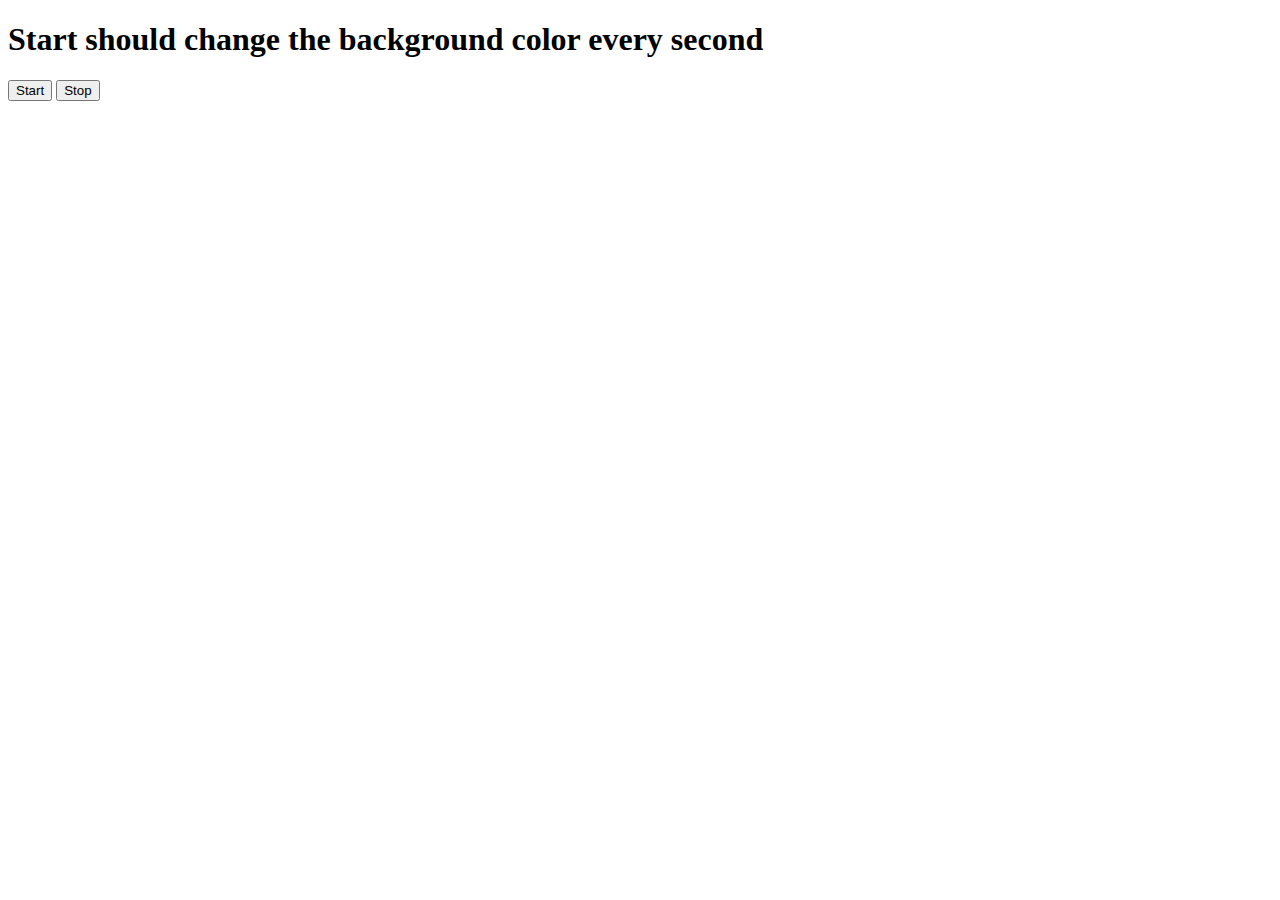
<file: Colorgenerator/index.html>
<!DOCTYPE html>
<html lang="en">

<head>
    <meta charset="UTF-8">
    <meta name="viewport" content="width=device-width, initial-scale=1.0">
    
    <title>Document</title>
</head>

<body>
    <h1>Start should change the background color every second </h1>
    <button id="start">Start</button>
    <button id="stop">Stop</button>
    <script src="script.js"></script>
</body>
</html>
</file>
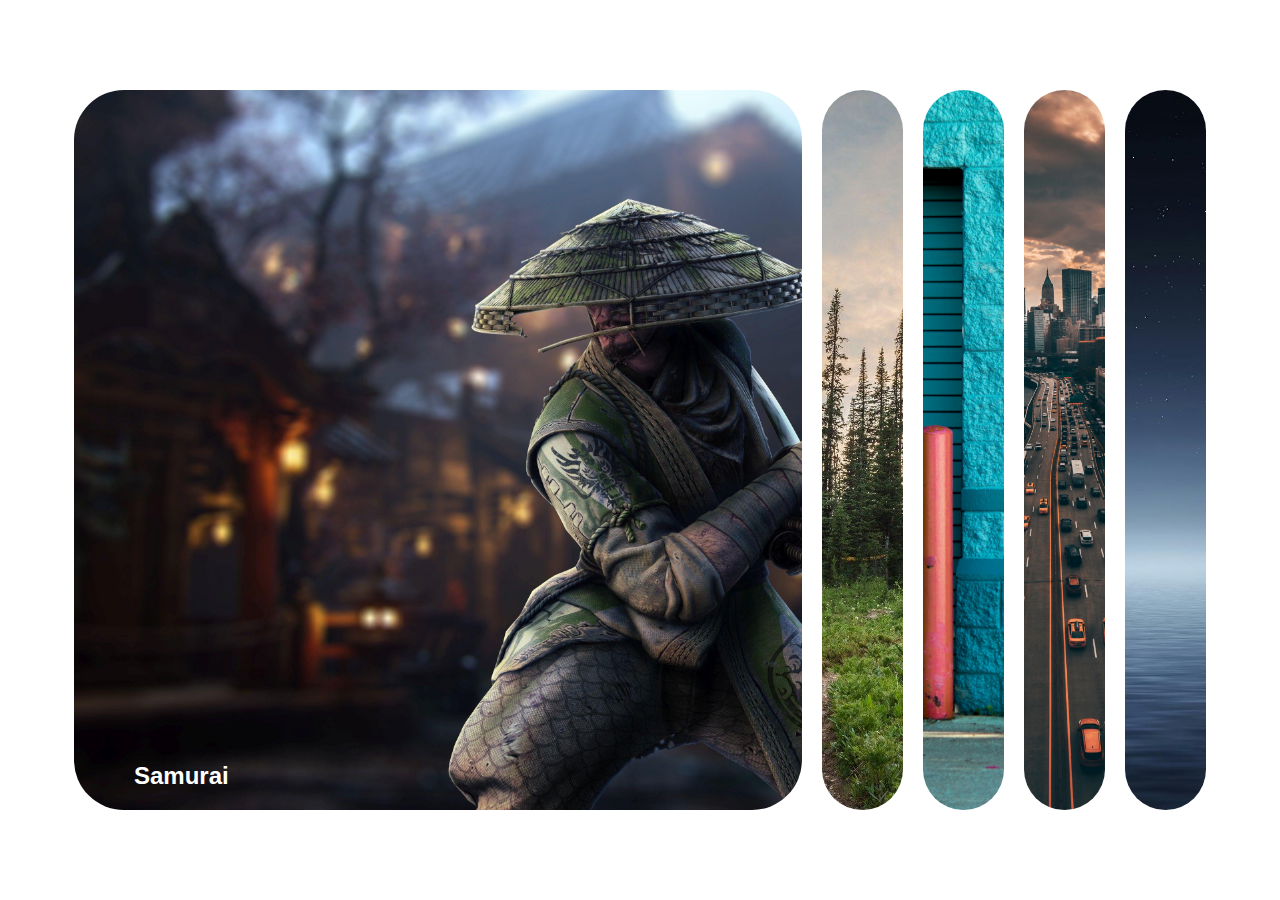
<file: Expanding Cards/index.html>
<!DOCTYPE html>
<html lang="en">
<head>
    <meta charset="UTF-8">
    <meta name="viewport" content="width=device-width, initial-scale=1.0">
    <link rel="stylesheet" href="style.css">
    <title>Expanding cards</title>
</head>
<body>
    <div class="container">
        <div class="panel active " style="background-image:url(./Images/samurai.jpg);">
            <h3>Samurai</h3>
        </div>
        <div class="panel " style="background-image:url(./Images/camp.jpg);">
            <h3>Camp</h3>
        </div>
        <div class="panel " style="background-image:url(./Images/wall.jpg);">
            <h3>Wall</h3>
        </div>
        <div class="panel " style="background-image:url(./Images/road.jpg);">
            <h3>Road</h3>
        </div>
        <div class="panel " style="background-image:url(./Images/balloon.jpg);">
            <h3>Balloon</h3>
        </div>
    </div>

<script src="scripts.js"></script>
    
</body>
</html>
</file>
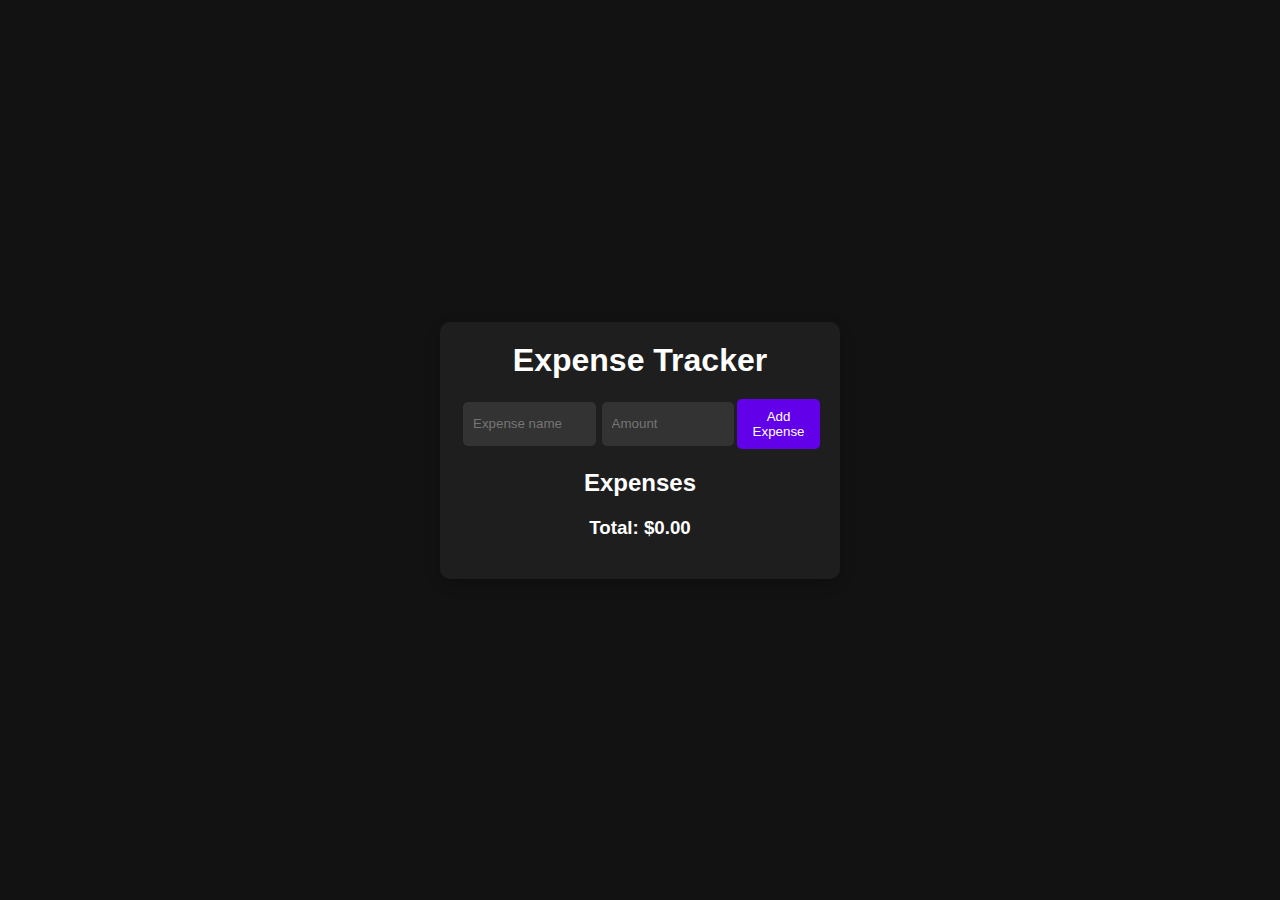
<file: Expense/index.html>
<!DOCTYPE html>
<html lang="en">
  <head>
    <meta charset="UTF-8" />
    <meta name="viewport" content="width=device-width, initial-scale=1.0" />
    <title>Expense Tracker</title>
    <link rel="stylesheet" href="styles.css" />
  </head>
  <body>
    <div class="container">
      <h1>Expense Tracker</h1>
      <form id="expense-form">
        <input
          type="text"
          id="expense-name"
          placeholder="Expense name"
          required
        />
        <input
          type="number"
          id="expense-amount"
          placeholder="Amount"
          required
        />
        <button type="submit">Add Expense</button>
      </form>

      <h2>Expenses</h2>
      <ul id="expense-list">
        <!-- Expenses will be dynamically added here -->
      </ul>

      <div id="total">
        <h3>Total: $<span id="total-amount">0.00</span></h3>
      </div>
    </div>
    <script src="chai.js"></script>
  </body>
</html>
</file>
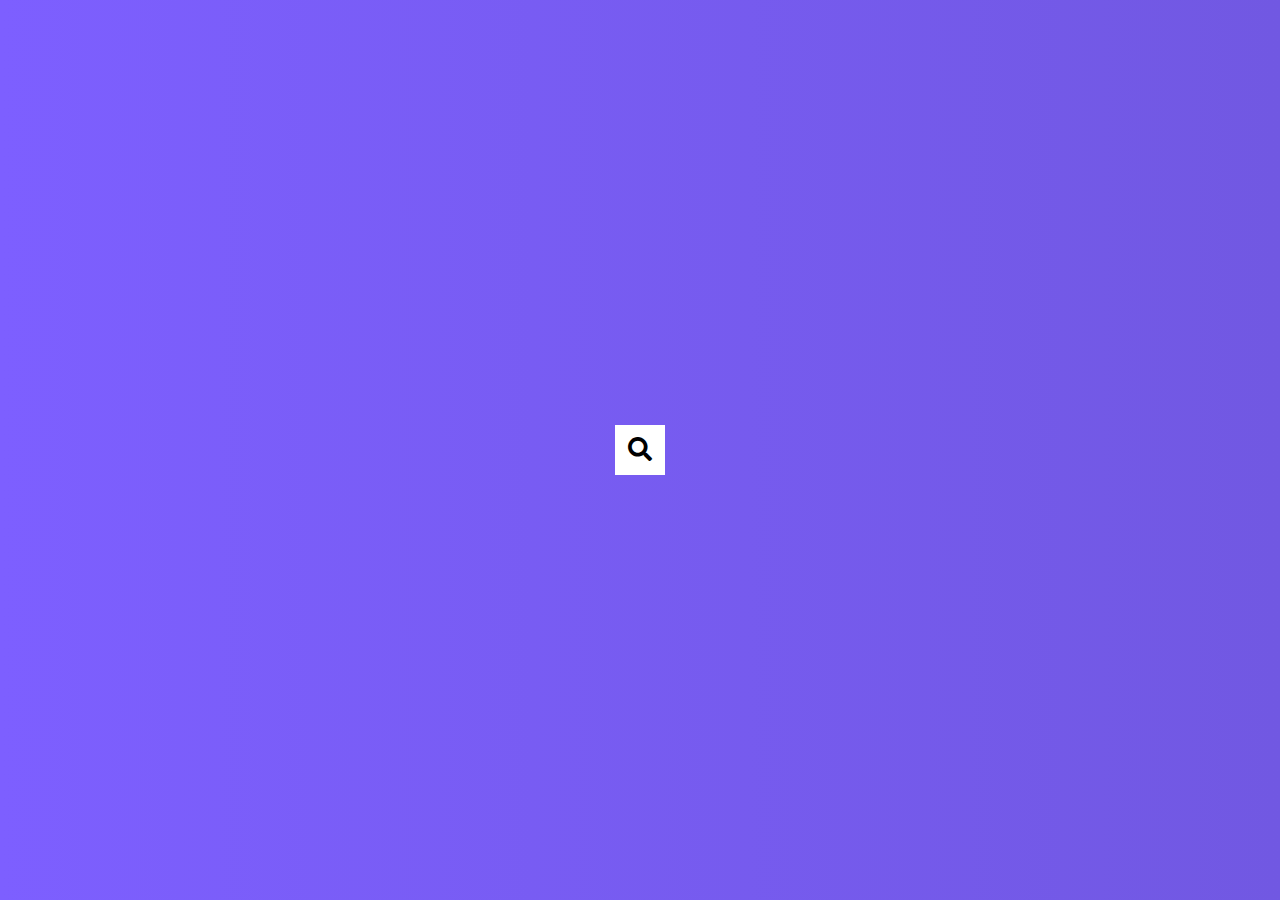
<file: Hidden widget/index.html>
<!DOCTYPE html>
<html lang="en">
<head>
    <meta charset="UTF-8">
    
    <link rel="stylesheet" href="style.css">
    <link rel="stylesheet" href="https://cdnjs.cloudflare.com/ajax/libs/font-awesome/5.15.4/css/all.min.css" integrity="sha512-1ycn6IcaQQ40/MKBW2W4Rhis/DbILU74C1vSrLJxCq57o941Ym01SwNsOMqvEBFlcgUa6xLiPY/NS5R+E6ztJQ==" crossorigin="anonymous" referrerpolicy="no-referrer" />
    <title>Hidden widget</title>
</head>
<body>
    <div class="search ">
        <input type="text" class="input" placeholder="Search...">
        <button class="btn">
            <i class="fa fa-search"></i>
        </button>
    </div>
    <script src="script.js"></script>
</body>
</html>
</file>
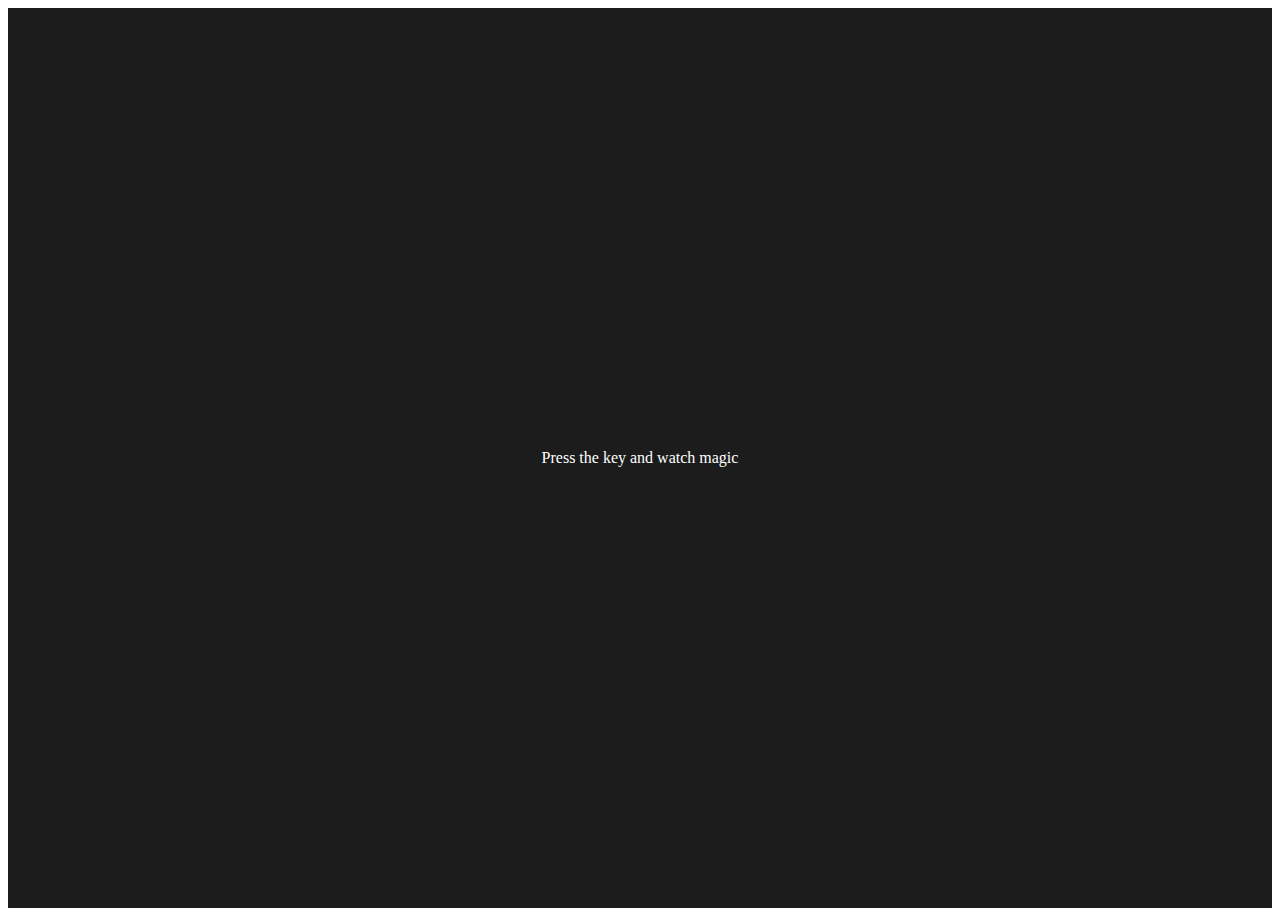
<file: keyboard/index.html>
<!DOCTYPE html>
<html lang="en">
<head>
    <meta charset="UTF-8">
    <meta name="viewport" content="width=device-width, initial-scale=1.0">
    <link rel="stylesheet" href="style.css">
    <title>Document</title>
</head>
<body>
    <div class="project">
        <div id="insert">
            <div class="key">Press the key and watch magic</div>
        </div>
    </div>
    <script src="keyboard.js"></script>
</body>
</html>
</file>
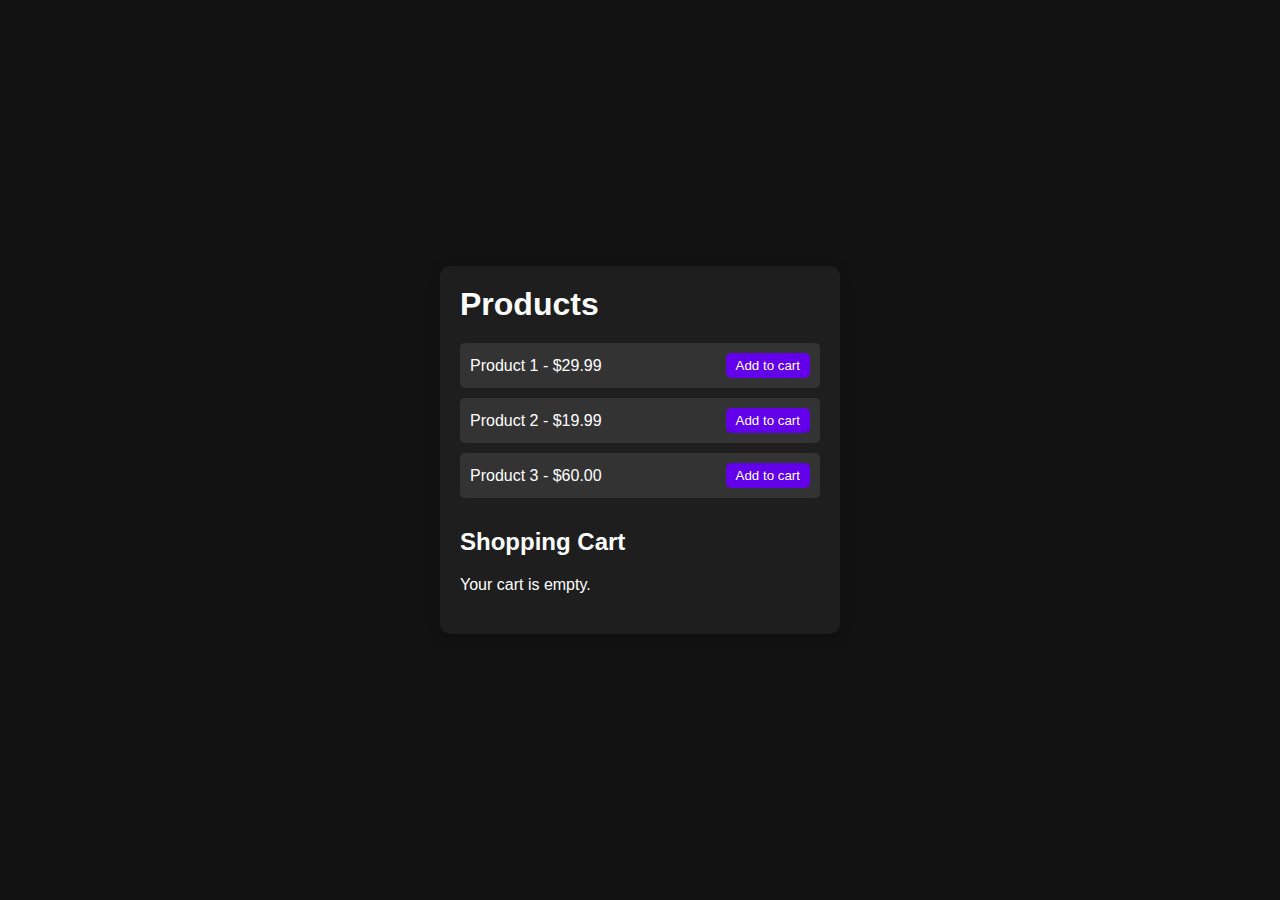
<file: Product-Cart/index.html>
<!DOCTYPE html>
<html lang="en">
  <head>
    <meta charset="UTF-8" />
    <meta name="viewport" content="width=device-width, initial-scale=1.0" />
    <title>Simple E-Commerce</title>
    <link rel="stylesheet" href="styles.css" />
  </head>
  <body>
    <div class="container">
      <h1>Products</h1>
      <div id="product-list">
        <!-- Products will be dynamically added here by JavaScript -->
      </div>

      <h2>Shopping Cart</h2>
      <div id="cart-items">
        <p id="empty-cart">Your cart is empty.</p>
      </div>
      <div id="cart-total" class="hidden">
        <p>Total: <span id="total-price">$0.00</span></p>
        <button id="checkout-btn">Checkout</button>
      </div>
    </div>

    <script src="script.js"></script>
  </body>
</html>
</file>
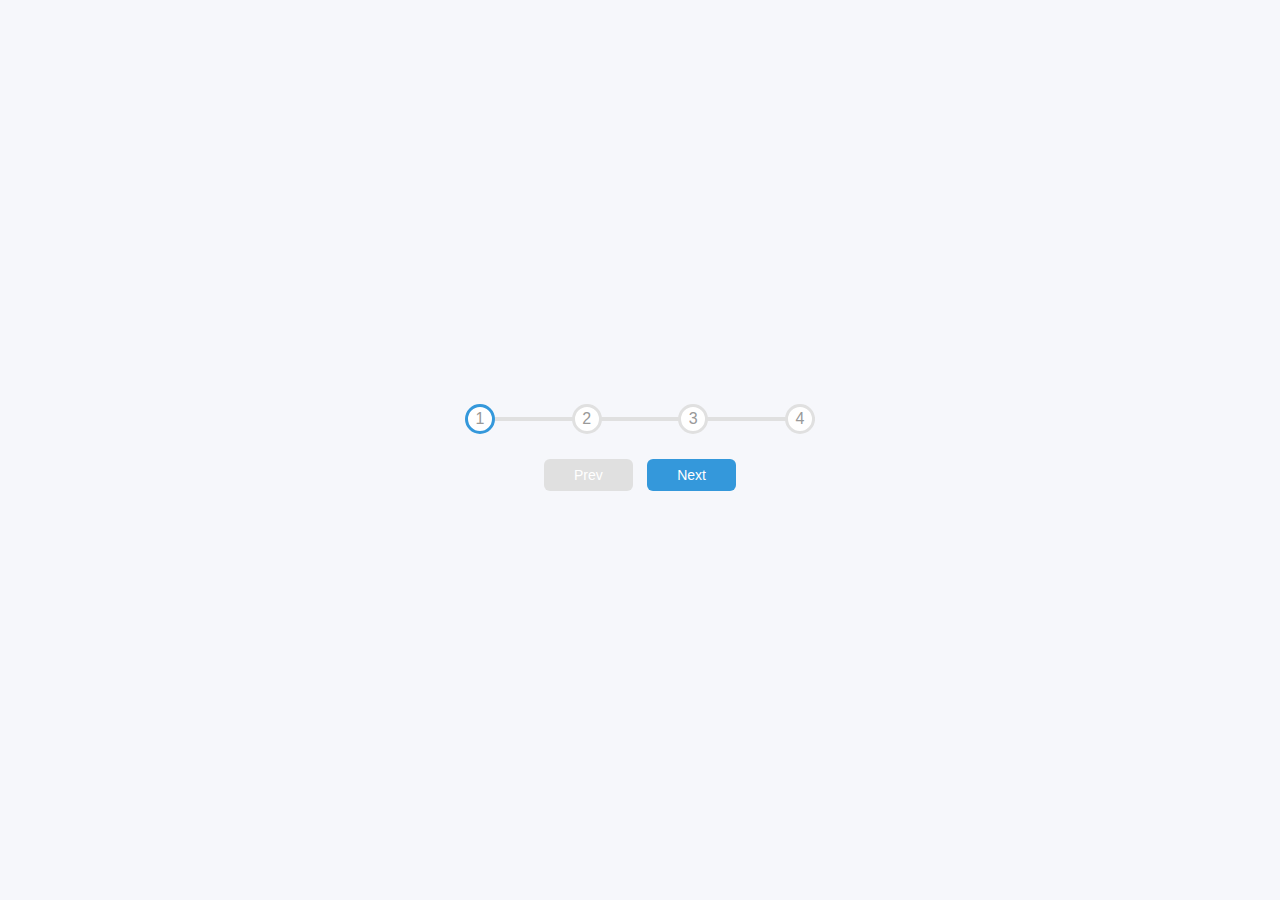
<file: Progress Steps/index.html>
<!DOCTYPE html>
<html lang="en">
  <head>
    <meta charset="UTF-8" />
    <meta name="viewport" content="width=device-width, initial-scale=1.0" />
    <link rel="stylesheet" href="style.css" />
    <title>Progess Steps</title>
  </head>
  <body>
    <div class="container">
      <div class="progress-container">
        <div class="progress" id="progress"></div>
        <div class="circle active">1</div>
        <div class="circle">2</div>
        <div class="circle">3</div>
        <div class="circle">4</div>
      </div>
      <button class="btn" id="prev" disabled>Prev</button>
      <button class="btn" id="next">Next</button>
    </div>
    <script src="script.js"></script>
  </body>
</html>
</file>
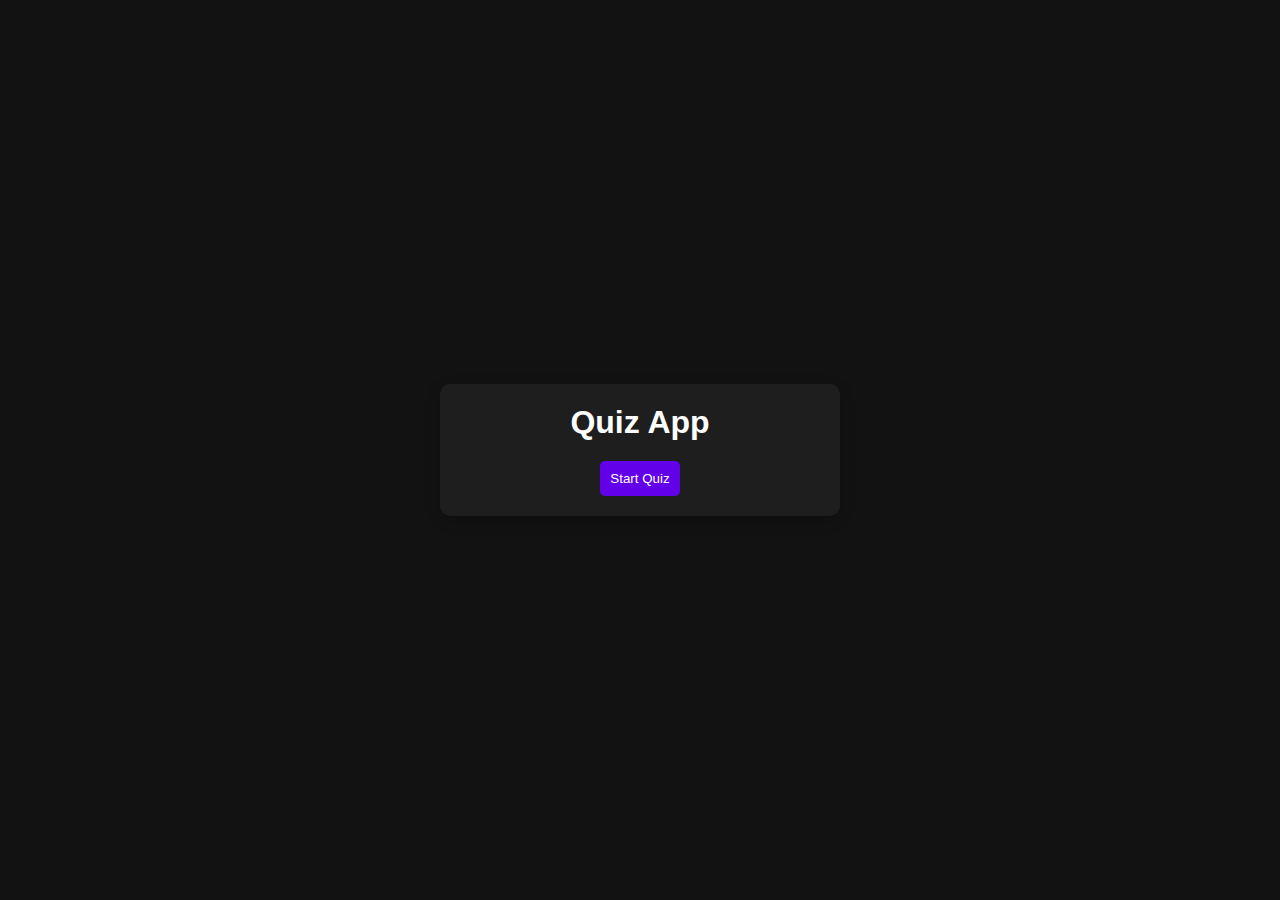
<file: Quiz/index.html>
<!DOCTYPE html>
<html lang="en">
  <head>
    <meta charset="UTF-8" />
    <meta name="viewport" content="width=device-width, initial-scale=1.0" />
    <title>Quiz App</title>
    <link rel="stylesheet" href="styles.css" />
  </head>
  <body>
    <div class="container">
      <h1>Quiz App</h1>
      <div id="quiz-container">
        <div id="question-container" class="hidden">
          <h2 id="question-text"></h2>
          <ul id="choices-list">
            <!-- Choices will be added dynamically here -->
          </ul>
          <button id="next-btn" class="hidden">Next Question</button>
        </div>
        <div id="result-container" class="hidden">
          <h2>Your Score:</h2>
          <p id="score"></p>
          <button id="restart-btn">Restart Quiz</button>
        </div>
        <button id="start-btn">Start Quiz</button>
      </div>
    </div>
    <script src="chai.js"></script>
  </body>
</html>
</file>
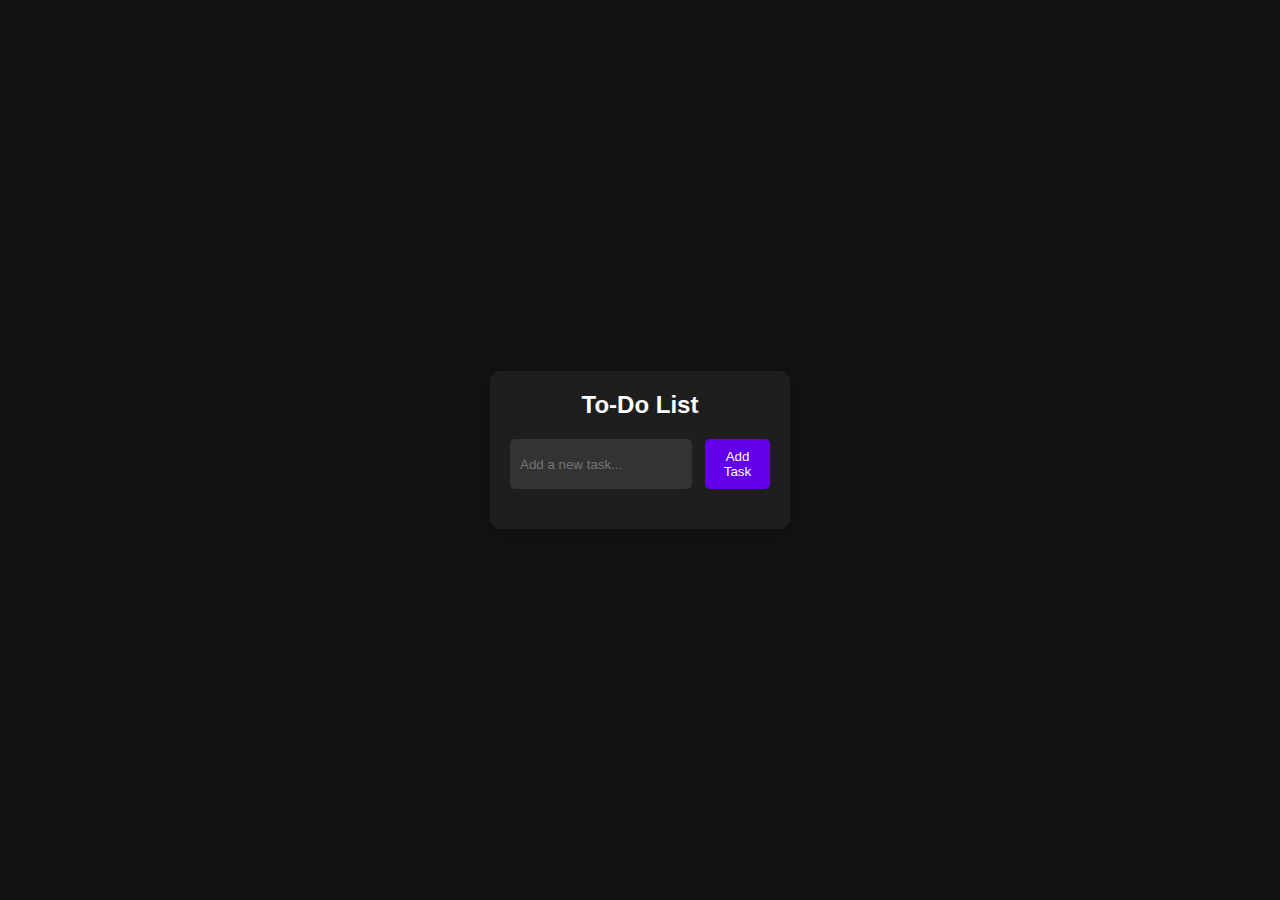
<file: Todo-List/index.html>
<!DOCTYPE html>
<html lang="en">
  <head>
    <meta charset="UTF-8" />
    <meta name="viewport" content="width=device-width, initial-scale=1.0" />
    <title>Dark Mode To-Do List</title>
    <link rel="stylesheet" href="styles.css" />
  </head>
  <body>
    <div class="container">
      <h1>To-Do List</h1>
      <div class="input-container">
        <input type="text" id="todo-input" placeholder="Add a new task..." />
        <button id="add-task-btn">Add Task</button>
      </div>
      <ul id="todo-list"></ul>
    </div>
    <!-- <script src="script.js"></script> -->
     <script src="chai.js"></script>
  </body>
</html>
</file>
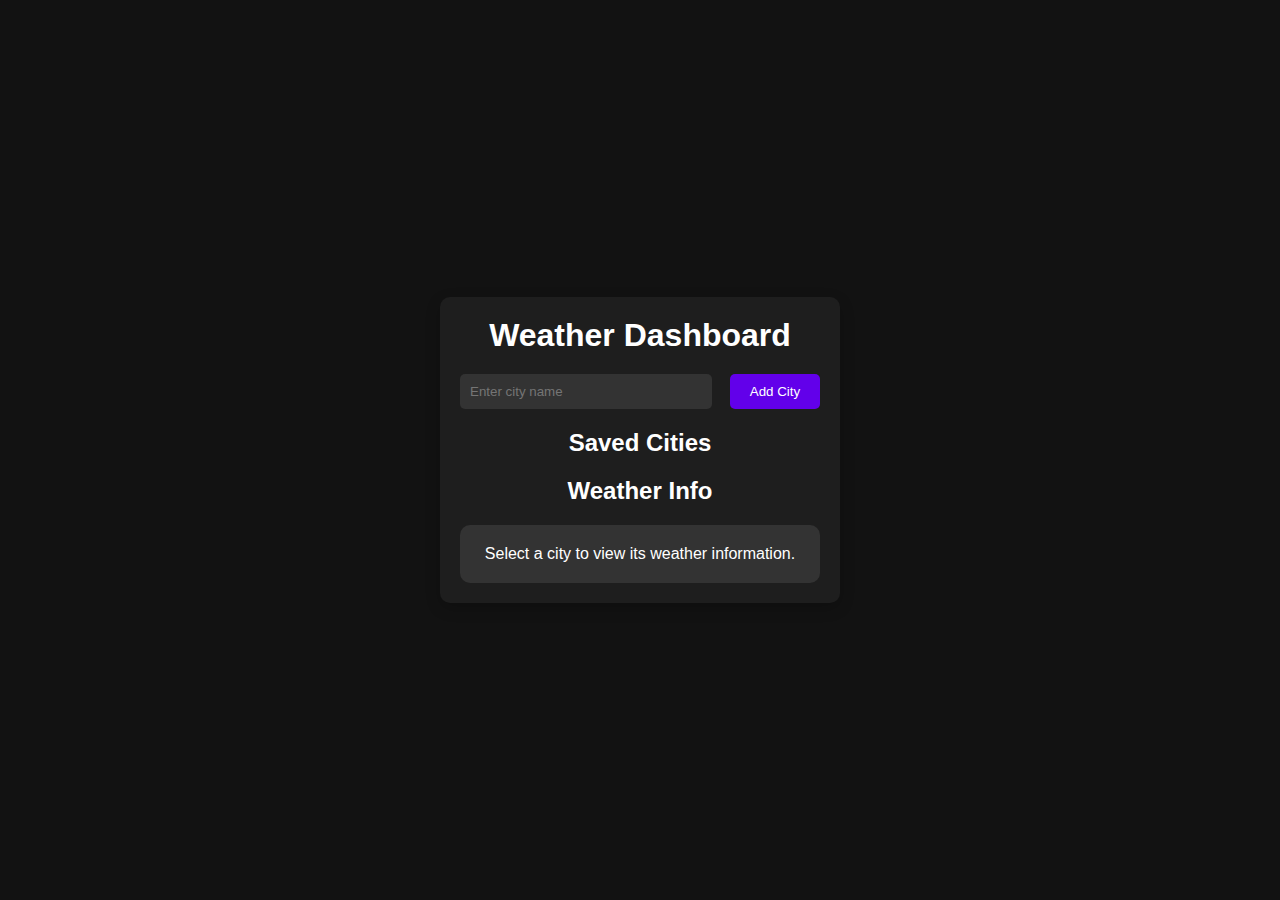
<file: Weather-DashBoard/index.html>
<!DOCTYPE html>
<html lang="en">
  <head>
    <meta charset="UTF-8" />
    <meta name="viewport" content="width=device-width, initial-scale=1.0" />
    <title>Weather Dashboard</title>
    <link rel="stylesheet" href="styles.css" />
  </head>
  <body>
    <div class="container">
      <h1>Weather Dashboard</h1>
      <div class="input-container">
        <input type="text" id="city-input" placeholder="Enter city name" />
        <button id="add-city-btn">Add City</button>
      </div>

      <h2>Saved Cities</h2>
      <ul id="city-list">
        <!-- Cities will be dynamically added here -->
      </ul>

      <h2>Weather Info</h2>
      <div id="weather-container">
        <p>Select a city to view its weather information.</p>
      </div>
    </div>
    <script src="script.js"></script>
  </body>
</html>
</file>
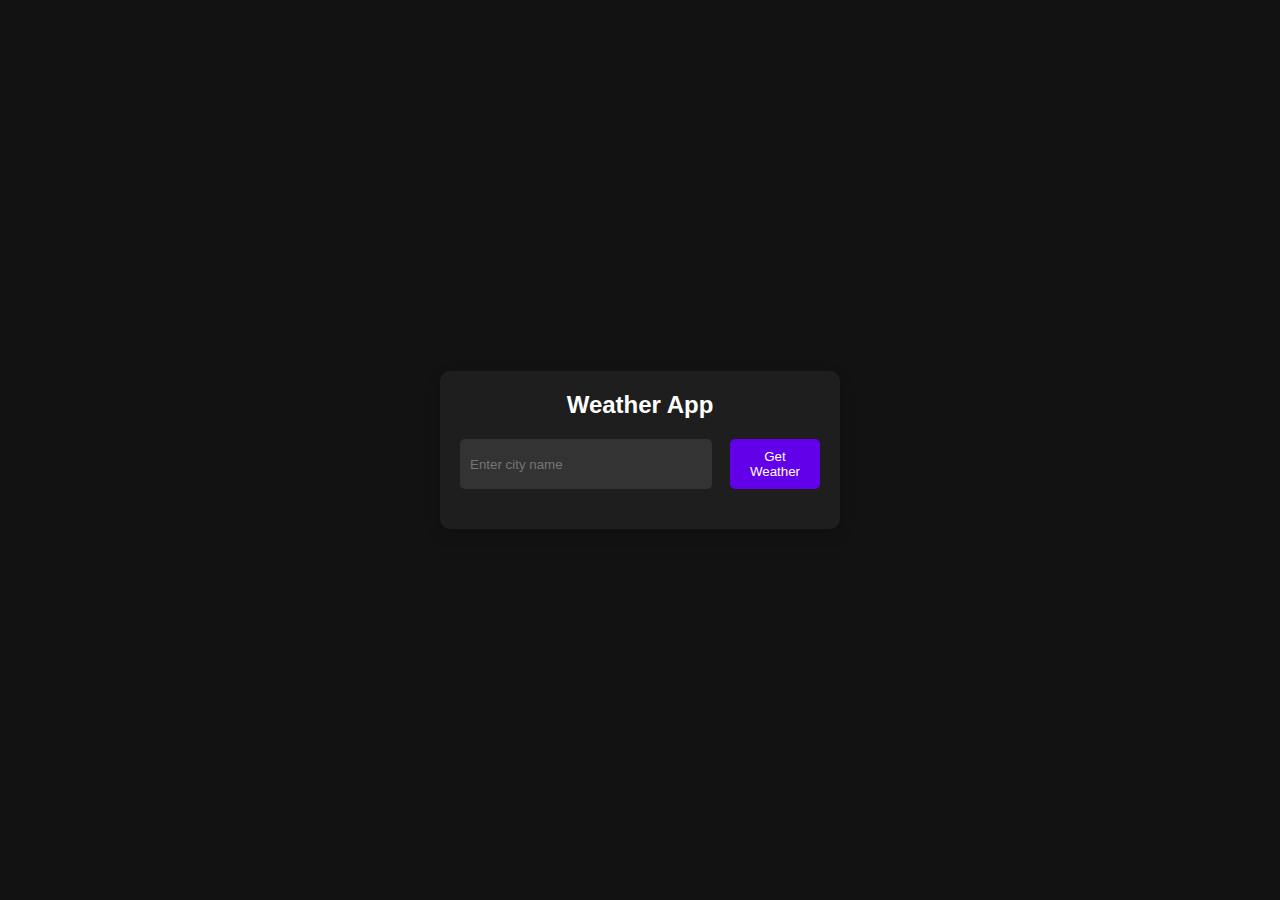
<file: Weather-Info/index.html>
<!DOCTYPE html>
<html lang="en">
  <head>
    <meta charset="UTF-8" />
    <meta name="viewport" content="width=device-width, initial-scale=1.0" />
    <title>Weather App</title>
    <link rel="stylesheet" href="styles.css" />
  </head>
  <body>
    <div class="container">
      <h1>Weather App</h1>
      <div class="input-container">
        <input type="text" id="city-input" placeholder="Enter city name" />
        <button id="get-weather-btn">Get Weather</button>
      </div>
      <div id="weather-info" class="hidden">
        <h2 id="city-name"></h2>
        <p id="temperature"></p>
        <p id="description"></p>
      </div>
      <p id="error-message" class="hidden">City not found. Please try again.</p>
    </div>
    <script src="chai.js"></script>
  </body>
</html>
</file>
<file: Expanding Cards/style.css>
@import url('https://fonts.googleapis.com/css2?family=Mulish:ital,wght@0,200..1000;1,200..1000&display=swap');

*{
    box-sizing: border-box;
}

body {
    font-family: 'Mulish:ital', sans-serif;
    display: flex;
    align-items: center;
    justify-content: center;
    height: 100vh;
    overflow: hidden;
    margin: 0;
}

.container {
    display: flex;
    width: 90vw;
}

.panel {
    background-size: auto 100%;
    background-position: center;
    background-repeat: no-repeat;
    height: 80vh;
    border-radius: 50px;
    color: #fff;
    cursor: pointer;
    flex: 0.5;
    margin: 10px;
    position: relative;
    transition: flex 0.7s ease-in;
}

.panel h3 {
    font-size: 24px;
    position: absolute;
    bottom: 20px;
    left: 60px;
    margin: 0;
    opacity: 0;
}

.panel.active {
    flex: 4.5;
}

.panel.active h3 {
    opacity: 1;
    transition: opacity 0.3s ease-in 0.4s;

}
@media(max-width:480px) {

    .container {
        width: 100vw;
    }

    .panel:nth-of-type(4),
    .panel:nth-of-type(5) {
        display: none;
    }
}
</file>
<file: Expense/styles.css>
/* styles.css */
* {
  margin: 0;
  padding: 0;
  box-sizing: border-box;
}

body {
  font-family: Arial, sans-serif;
  background-color: #121212;
  color: #ffffff;
  display: flex;
  justify-content: center;
  align-items: center;
  height: 100vh;
}

.container {
  width: 400px;
  padding: 20px;
  background-color: #1e1e1e;
  border-radius: 10px;
  box-shadow: 0 5px 15px rgba(0, 0, 0, 0.2);
}

h1,
h2,
h3 {
  text-align: center;
  margin-bottom: 20px;
}

form {
  display: flex;
  justify-content: space-between;
  margin-bottom: 20px;
}

input[type="text"],
input[type="number"] {
  width: 45%;
  padding: 10px;
  background-color: #333333;
  border: none;
  border-radius: 5px;
  color: #fff;
  outline: none;
  margin: 3px;
}

button {
  padding: 10px;
  background-color: #6200ea;
  border: none;
  border-radius: 5px;
  color: #fff;
  cursor: pointer;
  transition: background-color 0.3s;
}

button:hover {
  background-color: #3700b3;
}

#expense-list {
  list-style-type: none;
  padding: 0;
}

#expense-list li {
  background-color: #333333;
  padding: 10px;
  margin-bottom: 10px;
  display: flex;
  justify-content: space-between;
  align-items: center;
  border-radius: 5px;
}

#total {
  text-align: right;
}

.hidden {
  display: none;
}
</file>
<file: Hidden widget/style.css>
*{
    box-sizing: border-box;
}
body{
    background-image: linear-gradient(90deg,#7d5fff,#7158e2);
    font-size:sans-serif ;
    display: flex;
    justify-content: center;
    align-items: center;
    margin: 0;
    overflow: hidden;
    height: 100vh;
}

.search{
    position: relative;
    height: 50px;
}
.search .input{
    background-color: #fff;
    border: 0;
    font-size: 18px;
    padding: 15px;
    height: 50px;
    width: 50px;
    transition: width 0.3s ease;
}
 .btn{
    background-color: #fff;
    border: 0;
    cursor: pointer;
    font-size: 24px;
    position: absolute;
    top: 0;
    left: 0;
    height: 50px;
    width: 50px;
    transition: transform 0.3s ease;
} 
.btn:focus, 
.input:focus{
    outline: none;
 }

 .search.active .input{
    width: 200px;
 }
 .search.active .btn{
    transform: translateX(198px);
 }
</file>
<file: keyboard/style.css>
table,th,td{
    border:1px solid #e7e7e7;
}
.project{
    background-color: #1c1c1c;
    color: #ffffff;
    display: flex;
    align-items: center;
    justify-content: center;
    text-align: center;
    height: 100vh;
}
.color{
    color: aliceblue;
    display: flex;
    flex-direction: row;
}
</file>
<file: Product-Cart/styles.css>
/* styles.css */
* {
  margin: 0;
  padding: 0;
  box-sizing: border-box;
}

body {
  font-family: Arial, sans-serif;
  background-color: #121212;
  color: #ffffff;
  display: flex;
  justify-content: center;
  align-items: center;
  height: 100vh;
}

.container {
  width: 400px;
  padding: 20px;
  background-color: #1e1e1e;
  border-radius: 10px;
  box-shadow: 0 5px 15px rgba(0, 0, 0, 0.2);
}

h1,
h2 {
  margin-bottom: 20px;
}

#product-list {
  margin-bottom: 30px;
}

.product {
  background-color: #333333;
  padding: 10px;
  margin-bottom: 10px;
  display: flex;
  justify-content: space-between;
  align-items: center;
  border-radius: 5px;
}

.product button {
  background-color: #6200ea;
  border: none;
  padding: 5px 10px;
  color: #fff;
  border-radius: 5px;
  cursor: pointer;
  transition: background-color 0.3s;
}

.product button:hover {
  background-color: #3700b3;
}

#cart-items {
  margin-bottom: 20px;
}

#cart-total {
  text-align: right;
}

#checkout-btn {
  background-color: #6200ea;
  border: none;
  padding: 10px;
  color: white;
  border-radius: 5px;
  cursor: pointer;
  transition: background-color 0.3s;
}

#checkout-btn:hover {
  background-color: #3700b3;
}

.hidden {
  display: none;
}
</file>
<file: Progress Steps/style.css>
:root{
    --liner-border-fill:#3498db;
    --liner-border-empty:#e0e0e0;

}

*{
    box-sizing:border-box ;
}
body{
    background-color: #f6f7fb;
    font-family: 'Segoe UI', Tahoma, Geneva, Verdana, sans-serif;
    display: flex;
    align-items: center;
    justify-content: center;
    height: 100vh;
    overflow: hidden;
    margin: 0;
}
.container{
    text-align: center;
}
.progress-container{
display: flex;
justify-content: space-between;
position: relative;
margin-bottom: 20px;
max-width: 100%;
width: 350px;
}

.progress-container::before{
    content: '';
    background-color: var(--liner-border-empty);
    position: absolute;
    top: 50%;
    left:0;
    transform: translateY(-50%);
    height: 4px;
    width: 100%;
    z-index: -1;
}
   

.progress{
    background-color: var(--liner-border-fill);
    position: absolute;
    top: 50%;
    left:0;
    transform: translateY(-50%);
    height: 4px;
    width: 0%;
    z-index: -1;
    transition: 0.5 ease;
}

.circle{
    background-color: #fff;
    color: #999;
    border-radius: 50%;
    height: 30px;
    width: 30px;
    display: flex;
    align-items: center;
    justify-content: center;
    border: 3px solid var(--liner-border-empty);
    transition: 0.5 ease;

}

.circle.active{
    border-color: var(--liner-border-fill);
}

.btn{
    background-color: var(--liner-border-fill);
    color:#fff;
    border: 0;
    border-radius: 6px;
    cursor:pointer;
    font-family:'Segoe UI', Tahoma, Geneva, Verdana, sans-serif;
    padding: 8px 30px;
    margin: 5px;
    font-size: 14px;

}
.btn:active{
    transform: scale(0.98);

}
.btn:focus{
    outline: 0;
}
.btn:disabled{
    background-color: var(--liner-border-empty);
    cursor: not-allowed;
}
</file>
<file: Quiz/styles.css>
/* styles.css */
* {
  margin: 0;
  padding: 0;
  box-sizing: border-box;
}

body {
  font-family: Arial, sans-serif;
  background-color: #121212;
  color: #ffffff;
  display: flex;
  justify-content: center;
  align-items: center;
  height: 100vh;
}

.container {
  width: 400px;
  padding: 20px;
  background-color: #1e1e1e;
  border-radius: 10px;
  box-shadow: 0 5px 15px rgba(0, 0, 0, 0.2);
  text-align: center;
}

h1,
h2 {
  margin-bottom: 20px;
}

ul {
  list-style-type: none;
  padding: 0;
}

li {
  background-color: #333333;
  padding: 10px;
  margin-bottom: 10px;
  border-radius: 5px;
  cursor: pointer;
  transition: background-color 0.3s;
}

li:hover {
  background-color: #6200ea;
}

button {
  padding: 10px;
  background-color: #6200ea;
  border: none;
  border-radius: 5px;
  color: white;
  cursor: pointer;
  transition: background-color 0.3s;
}

button:hover {
  background-color: #3700b3;
}

.hidden {
  display: none;
}
</file>
<file: Todo-List/styles.css>
/* styles.css */
* {
  margin: 0;
  padding: 0;
  box-sizing: border-box;
}

body {
  font-family: Arial, sans-serif;
  background-color: #121212;
  color: #ffffff;
  display: flex;
  justify-content: center;
  align-items: center;
  height: 100vh;
}

.container {
  background-color: #1e1e1e;
  padding: 20px;
  border-radius: 10px;
  width: 300px;
  box-shadow: 0 5px 15px rgba(0, 0, 0, 0.2);
}

h1 {
  text-align: center;
  margin-bottom: 20px;
  font-size: 24px;
}

.input-container {
  display: flex;
  justify-content: space-between;
  margin-bottom: 20px;
}

input[type="text"] {
  width: 70%;
  padding: 10px;
  background-color: #333333;
  border: none;
  border-radius: 5px;
  color: #fff;
  outline: none;
}

button {
  width: 25%;
  padding: 10px;
  background-color: #6200ea;
  border: none;
  border-radius: 5px;
  color: #fff;
  cursor: pointer;
  transition: background-color 0.3s;
}

button:hover {
  background-color: #3700b3;
}

ul {
  list-style-type: none;
  padding: 0;
}

li {
  background-color: #333333;
  padding: 10px;
  margin-bottom: 10px;
  border-radius: 5px;
  display: flex;
  justify-content: space-between;
  align-items: center;
}

li.completed {
  text-decoration: line-through;
  opacity: 0.7;
}

li button {
  background-color: #d32f2f;
  border: none;
  padding: 5px;
  color: white;
  border-radius: 5px;
  cursor: pointer;
}

li button:hover {
  background-color: #b71c1c;
}
</file>
<file: Weather-DashBoard/styles.css>
/* styles.css */
* {
  margin: 0;
  padding: 0;
  box-sizing: border-box;
}

body {
  font-family: Arial, sans-serif;
  background-color: #121212;
  color: #ffffff;
  display: flex;
  justify-content: center;
  align-items: center;
  height: 100vh;
}

.container {
  width: 400px;
  padding: 20px;
  background-color: #1e1e1e;
  border-radius: 10px;
  box-shadow: 0 5px 15px rgba(0, 0, 0, 0.2);
}

h1,
h2 {
  text-align: center;
  margin-bottom: 20px;
}

.input-container {
  display: flex;
  justify-content: space-between;
  margin-bottom: 20px;
}

input[type="text"] {
  width: 70%;
  padding: 10px;
  background-color: #333333;
  border: none;
  border-radius: 5px;
  color: #fff;
  outline: none;
}

button {
  width: 25%;
  padding: 10px;
  background-color: #6200ea;
  border: none;
  border-radius: 5px;
  color: #fff;
  cursor: pointer;
  transition: background-color 0.3s;
}

button:hover {
  background-color: #3700b3;
}

ul {
  list-style-type: none;
  padding: 0;
}

li {
  background-color: #333333;
  padding: 10px;
  margin-bottom: 10px;
  border-radius: 5px;
  cursor: pointer;
  transition: background-color 0.3s;
}

li:hover {
  background-color: #6200ea;
}

#weather-container {
  background-color: #333333;
  padding: 20px;
  border-radius: 10px;
  margin-top: 20px;
  text-align: center;
}

.hidden {
  display: none;
}
</file>
<file: Weather-Info/styles.css>
/* styles.css */
* {
    margin: 0;
    padding: 0;
    box-sizing: border-box;
}

body {
    font-family: Arial, sans-serif;
    background-color: #121212;
    color: #FFFFFF;
    display: flex;
    justify-content: center;
    align-items: center;
    height: 100vh;
}

.container {
    background-color: #1E1E1E;
    padding: 20px;
    border-radius: 10px;
    width: 400px;
    box-shadow: 0 5px 15px rgba(0, 0, 0, 0.2);
    text-align: center;
}

h1 {
    margin-bottom: 20px;
    font-size: 24px;
}

.input-container {
    display: flex;
    justify-content: space-between;
    margin-bottom: 20px;
}

input[type="text"] {
    width: 70%;
    padding: 10px;
    background-color: #333333;
    border: none;
    border-radius: 5px;
    color: #FFF;
    outline: none;
}

button {
    width: 25%;
    padding: 10px;
    background-color: #6200EA;
    border: none;
    border-radius: 5px;
    color: #FFF;
    cursor: pointer;
    transition: background-color 0.3s;
}

button:hover {
    background-color: #3700B3;
}

#weather-info {
    margin-top: 20px;
}

.hidden {
    display: none;
}

#error-message {
    color: #FF5722;
    margin-top: 20px;
}
</file>
